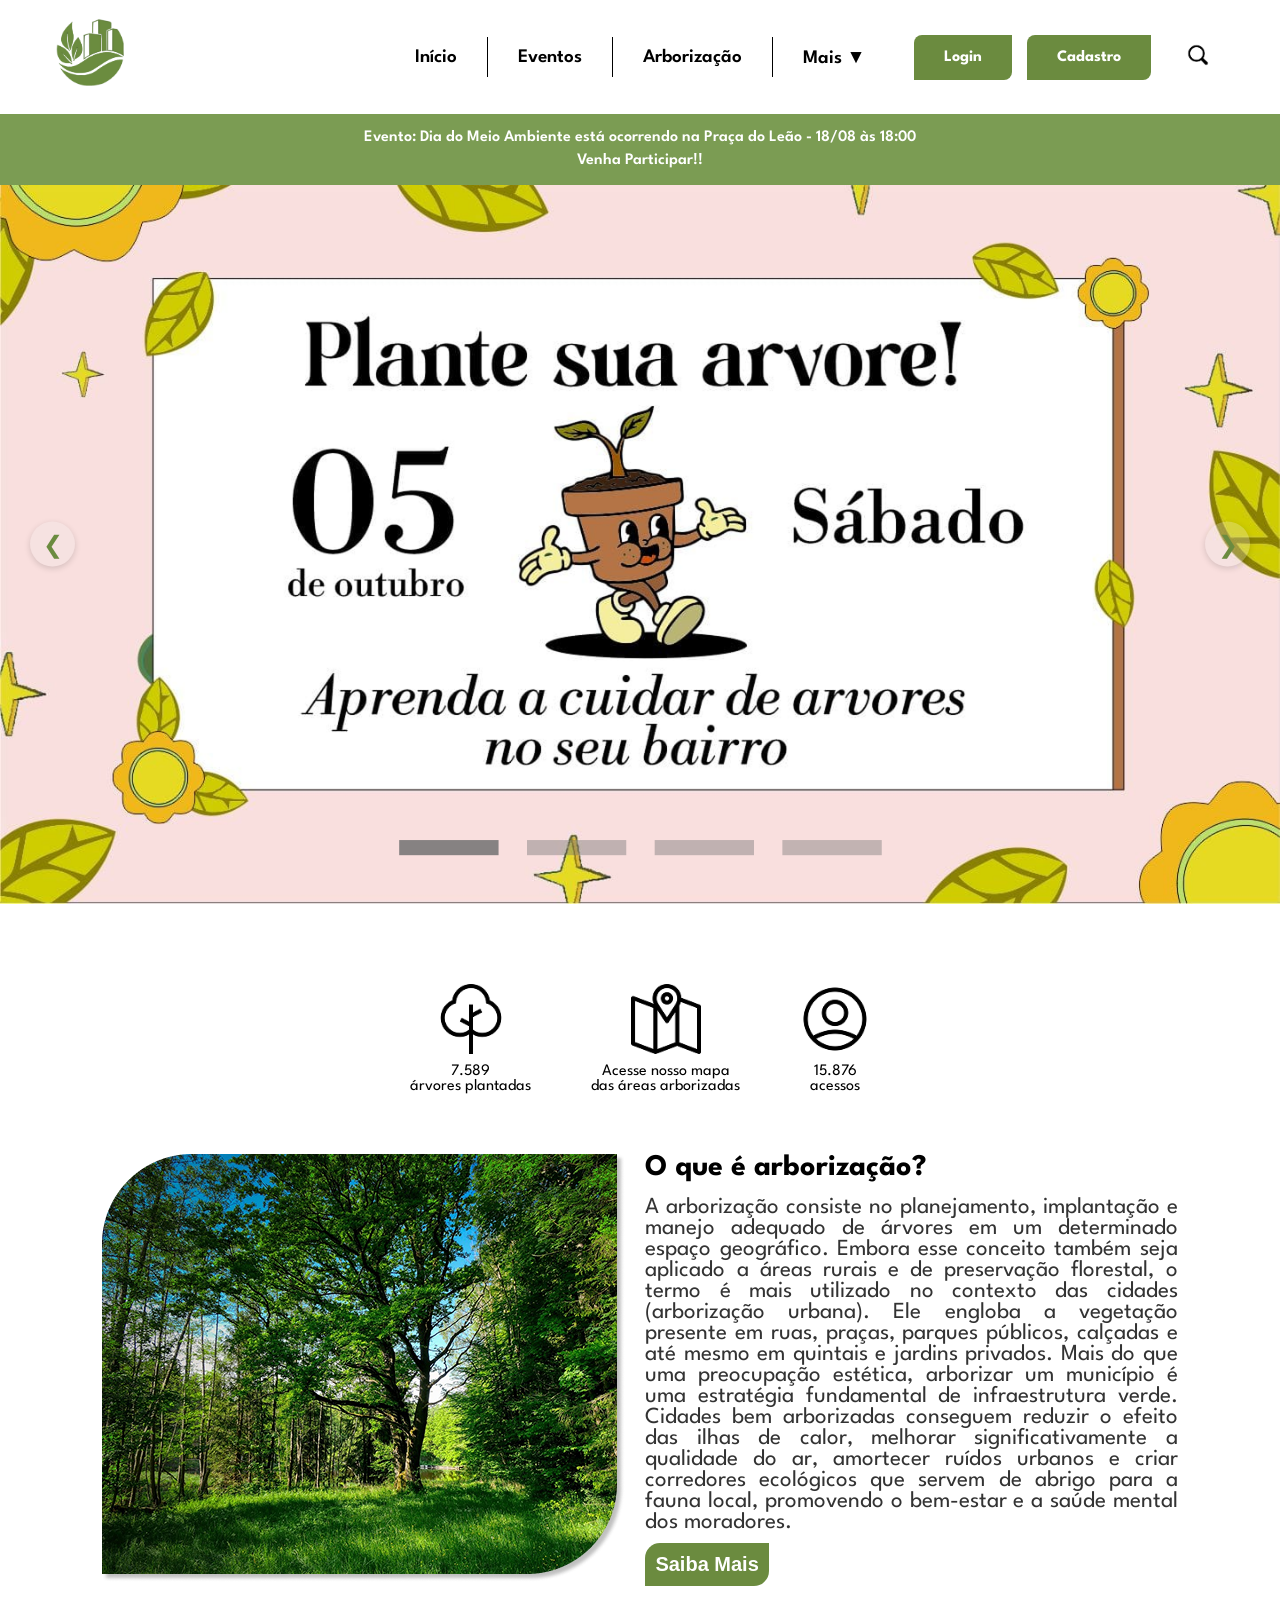
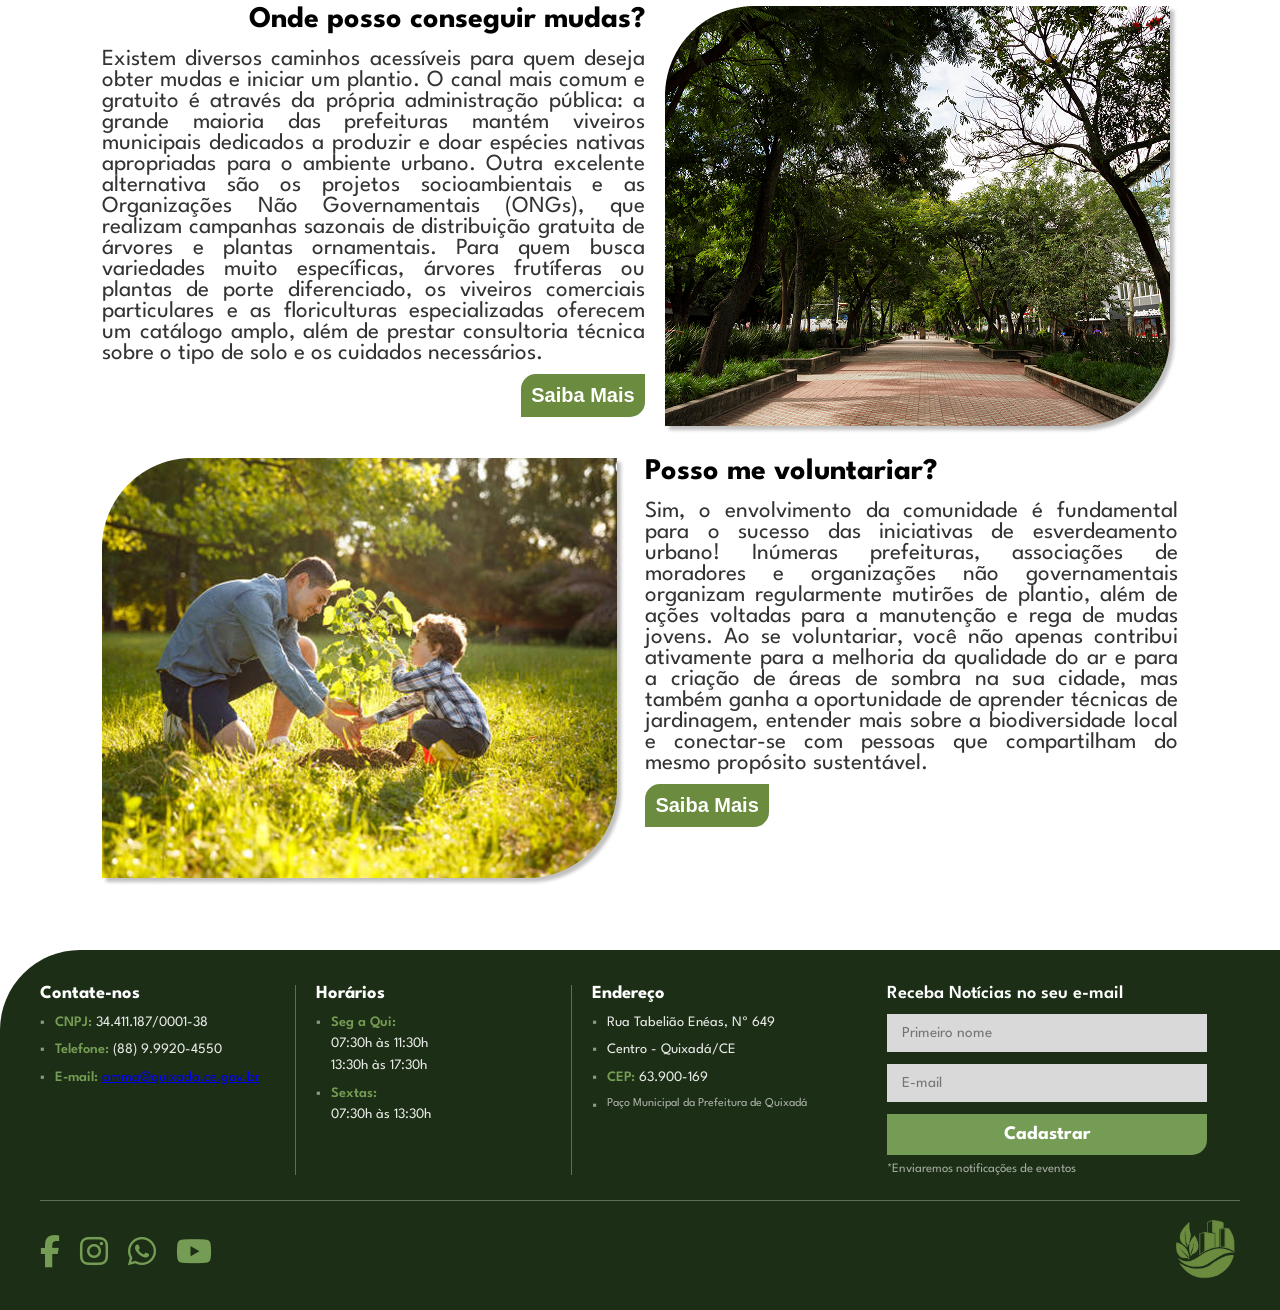
<file: index.html>
<!DOCTYPE html>
<html lang="pt-br">

<head>
    <meta charset="UTF-8">
    <meta name="viewport" content="width=device-width, initial-scale=1.0">
    <link rel="stylesheet" href="css/index.css" type="text/css">
    <link href="https://fonts.googleapis.com/css2?family=League+Spartan:wght@100..900&display=swap" rel="stylesheet">
    <link rel="stylesheet" href="https://cdnjs.cloudflare.com/ajax/libs/font-awesome/6.5.1/css/all.min.css">
    <script src="js/index.js" defer></script>
    <title>Início</title>
</head>

<body>

    <header class="header">
        <div class="logo">
            <img src="assets/imagens/logo.png" alt="Logo Arborizando">
        </div>

        <nav class="navbar">
            <a href="#">Início</a>
            <span class="divisor"></span>
            <a href="pages/eventos.html">Eventos</a>
            <span class="divisor"></span>
            <a href="#">Arborização</a>
            <span class="divisor"></span>
            <li class="mais-seletor">
                <a href="#">Mais ▼</a>
                <ul class="dropdown">
                    <li><a href="#">Licitações</a></li>
                    <li><a href="#">Outros documentos</a></li>
                    <li><a href="#">Regiões arborizadas</a></li>
                </ul>
            </li>
        </nav>

        <div class="header-acoes">
            <a href="pages/login.html" style="text-decoration: none; color: white;"><button class="botao login">Login</button></a>
            <button class="botao cadastro">Cadastro</button>
            <div class="container-pesquisa">
                <img class="pesquisa-img" src="assets/imagens/search-icon.png" alt="Ícone de pesquisa">
                <div class="barra-pesquisa">
                    <form>
                        <input name="pesquisa" type="search" placeholder="Digite sua pesquisa..." class="pesquisa">
                    </form>
                    <span></span>
                </div>
            </div>
        </div>
    </header>

    <div class="barra-notificacao">
        <p>Evento: Dia do Meio Ambiente está ocorrendo na Praça do Leão - 18/08 às 18:00</p> <br>
        <p>Venha Participar!!</p>
    </div>

    <div class="carrossel-container">
        <div class="carrossel-slide">
            <img src="assets/imagens/carrossel1.png" alt="Banner evento plante sua árvore"
                class="carrossel-imagem active">
            <img src="assets/imagens/carrossel2.png" alt="Banner evento trilha pelo cedro" class="carrossel-imagem">
            <img src="assets/imagens/carrossel3.png" alt="Banner campanha de plantação de árvores"
                class="carrossel-imagem">
            <img src="assets/imagens/carrossel4.png" alt="Banner venha ver o pôr do sol" class="carrossel-imagem">
        </div>
        <button class="carrossel-btn prev-btn">&#10094;</button>
        <button class="carrossel-btn next-btn">&#10095;</button>
    </div>


    <!--Código exclusivo página inicial-->

    <main>
        <div class="icones-informativos">
            <div class="icone-arvore">
                <img src="assets/imagens/arvore-index.png" alt="Ícone do contorno de uma árvore">
                <p>7.589</p>
                <p>árvores plantadas</p>
            </div>

            <div class="icone-mapa">
                <img src="assets/imagens/mapa-index.png" alt="Ícone do contorno de um mapa">
                <p>Acesse nosso mapa</p>
                <p>das áreas arborizadas</p>
            </div>

            <div class="icone-usuario">
                <img src="assets/imagens/user-index.png" alt="Ícone do contorno de um ser humano">
                <p>15.876</p>
                <p>acessos</p>
            </div>
        </div>

        <div class="cards-informativos">
            <div class="card">
                <div class="imagem-1">
                    <img src="assets/imagens/imagem1-index.png" alt="Imagem de um campo com muitas árvores">
                </div>
                <div class="paragrafo-1">
                    <h2>O que é arborização?</h3>
                        <p class="paragrafo-informativo">A arborização consiste no planejamento, implantação e manejo 
                            adequado de árvores em um determinado espaço geográfico. Embora esse conceito também seja 
                            aplicado a áreas rurais e de preservação florestal, o termo é mais utilizado no contexto 
                            das cidades (arborização urbana). Ele engloba a vegetação presente em ruas, praças, parques 
                            públicos, calçadas e até mesmo em quintais e jardins privados. Mais do que uma preocupação 
                            estética, arborizar um município é uma estratégia fundamental de infraestrutura verde. 
                            Cidades bem arborizadas conseguem reduzir o efeito das ilhas de calor, melhorar significativamente 
                            a qualidade do ar, amortecer ruídos urbanos e criar corredores ecológicos que servem de abrigo 
                            para a fauna local, promovendo o bem-estar e a saúde mental dos moradores.</p>
                        <button class="botao-saiba-mais">Saiba Mais</button>
                </div>
            </div>

            <div class="card">
                <div class="paragrafo-2">
                    <h2>Onde posso conseguir mudas?</h3>
                        <p class="paragrafo-informativo">Existem diversos caminhos acessíveis para quem deseja
                             obter mudas e iniciar um plantio. O canal mais comum e gratuito é através da 
                             própria administração pública: a grande maioria das prefeituras mantém viveiros 
                             municipais dedicados a produzir e doar espécies nativas apropriadas para o ambiente 
                             urbano. Outra excelente alternativa são os projetos socioambientais e as Organizações 
                             Não Governamentais (ONGs), que realizam campanhas sazonais de distribuição gratuita de 
                             árvores e plantas ornamentais. Para quem busca variedades muito específicas, árvores 
                             frutíferas ou plantas de porte diferenciado, os viveiros comerciais particulares e as 
                             floriculturas especializadas oferecem um catálogo amplo, além de prestar consultoria 
                             técnica sobre o tipo de solo e os cuidados necessários.</p>
                        <button class="botao-saiba-mais">Saiba Mais</button>
                </div>
                <div class="imagem-2">
                    <img src="assets/imagens/imagem2-index.png" alt="Imagem de um parque arborizado muito arborizado">
                </div>
            </div>

            <div class="card">
                <div class="imagem-1">
                    <img src="assets/imagens/imagem3-index.png"
                        alt="Imagem de um pai e seu filho plantando um ramo de árvore">
                </div>
                <div class="paragrafo-1">
                    <h2>Posso me voluntariar?</h3>
                        <p class="paragrafo-informativo">Sim, o envolvimento da comunidade é fundamental para 
                            o sucesso das iniciativas de esverdeamento urbano! Inúmeras prefeituras, associações 
                            de moradores e organizações não governamentais organizam regularmente mutirões de plantio, 
                            além de ações voltadas para a manutenção e rega de mudas jovens. Ao se voluntariar, 
                            você não apenas contribui ativamente para a melhoria da qualidade do ar e para a criação 
                            de áreas de sombra na sua cidade, mas também ganha a oportunidade de aprender técnicas de 
                            jardinagem, entender mais sobre a biodiversidade local e conectar-se com pessoas que compartilham 
                            do mesmo propósito sustentável.</p>
                        <button class="botao-saiba-mais">Saiba Mais</button>
                </div>
            </div>
    </main>

    <!---------------------------------------------------------------->

    <footer class="site-footer">
        <div class="footer-top">

            <div class="footer-coluna">
                <h3>Contate-nos</h3>
                <ul>
                    <li><strong>CNPJ:</strong> 34.411.187/0001-38</li>
                    <li><strong>Telefone:</strong> (88) 9.9920-4550</li>
                    <li><strong>E-mail:</strong> <a href="mailto:amma@quixada.ce.gov.br">amma@quixada.ce.gov.br</a></li>
                </ul>
            </div>

            <div class="footer-coluna">
                <h3>Horários</h3>
                <ul>
                    <li><strong>Seg a Qui:</strong><br>07:30h às 11:30h<br>13:30h às 17:30h</li>
                    <li><strong>Sextas:</strong><br>07:30h às 13:30h</li>
                </ul>
            </div>

            <div class="footer-coluna">
                <h3>Endereço</h3>
                <ul>
                    <li>Rua Tabelião Enéas, Nº 649</li>
                    <li>Centro - Quixadá/CE</li>
                    <li><strong>CEP:</strong> 63.900-169</li>
                    <li><small>Paço Municipal da Prefeitura de Quixadá</small></li>
                </ul>
            </div>

            <div class="footer-form-coluna">
                <h3>Receba Notícias no seu e-mail</h3>
                <form class="footer-form">
                    <input type="text" placeholder="Primeiro nome" required>
                    <input type="email" placeholder="E-mail" required>
                    <button type="submit" class="btn-cadastrar">Cadastrar</button>
                </form>
                <p class="form-aviso">*Enviaremos notificações de eventos</p>
            </div>
        </div>

        <hr class="footer-linha-horizontal">

        <div class="footer-bottom">
            <div class="footer-redes">

                <a href="https://www.facebook.com/prefeituradequixadace/" target="_blank" class="rede-icone">
                    <i class="fa-brands fa-facebook-f"></i>
                </a>

                <a href="https://www.instagram.com/prefeituradequixadace/" target="_blank" class="rede-icone">
                    <i class="fa-brands fa-instagram"></i>
                </a>

                <a href="https://wa.me/5588999204550" target="_blank" class="rede-icone">
                    <i class="fa-brands fa-whatsapp"></i>
                </a>

                <a href="https://www.youtube.com/@prefeituradequixada900" target="_blank" class="rede-icone">
                    <i class="fa-brands fa-youtube"></i>
                </a>

            </div>

            <div class="footer-logo">
                <img src="assets/imagens/logo.png" alt="Logo Arborizando" class="img-logo-footer">
            </div>
        </div>

    </footer>

</body>

</html>
</file>
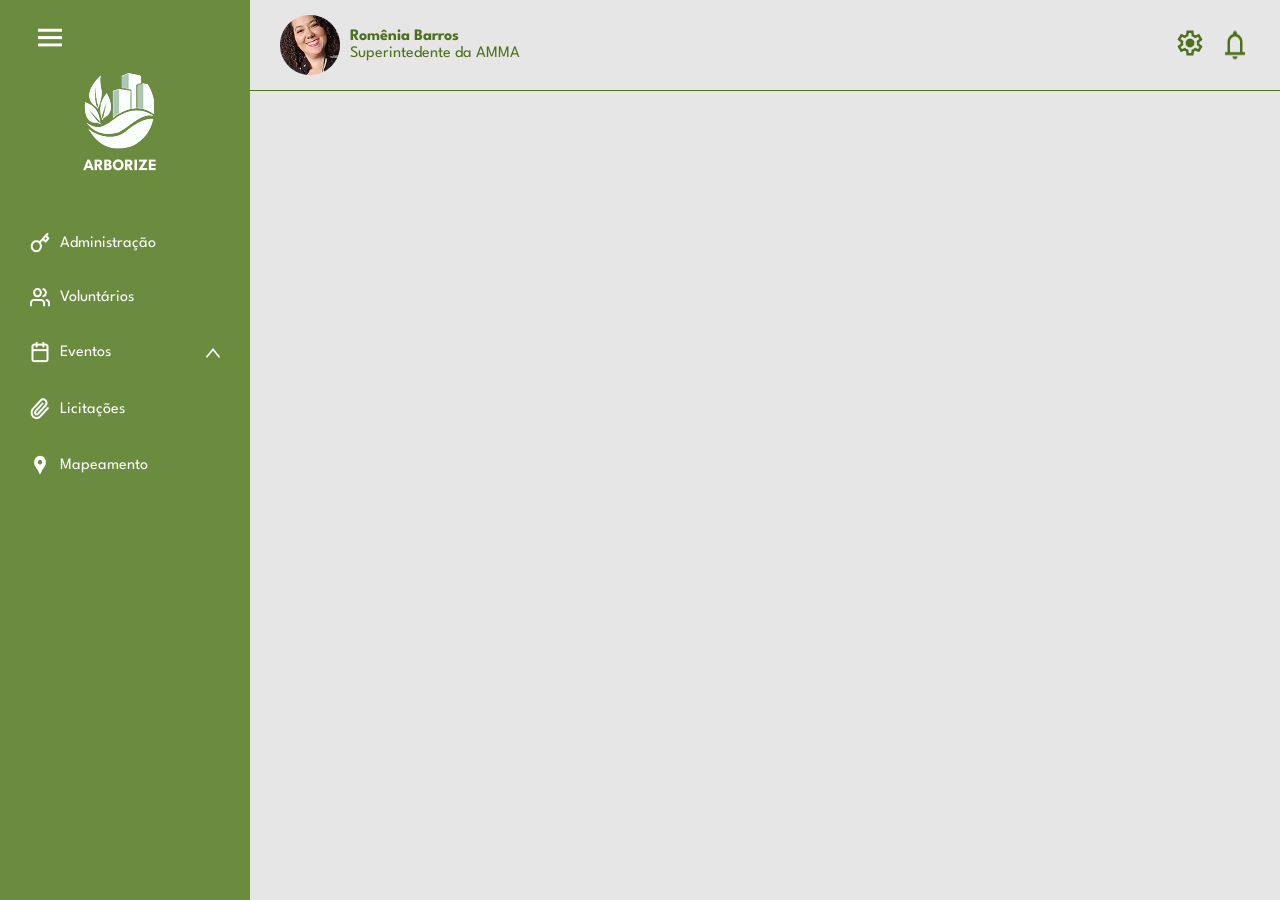
<file: templates/navbar-func.html>
<!DOCTYPE html>
<html lang="pt-br">
<head>
    <meta charset="UTF-8">
    <meta name="viewport" content="width=device-width, initial-scale=1.0">
    <link rel="stylesheet" href="../../css/navbar-func.css">
    <link rel="preconnect" href="https://fonts.googleapis.com">
    <link rel="preconnect" href="https://fonts.gstatic.com" crossorigin>
    <link href="https://fonts.googleapis.com/css2?family=League+Spartan:wght@100..900&display=swap" rel="stylesheet">
    <script src="../js/pages/navbar-func.js" type="module"></script>
    <title>Inicio</title>
</head>
<body>
    <aside class="navbar-lateral">
        <nav>
            <div class="cabecalho">
                <div class="icone-menu" id="btn-menu">
                    <img src="../../assets/icons/menu.png" alt="Menu">
                </div>
                <div class="logo">
                    <img src="../../assets/icons/logo-db.png" class="logo-completa" alt="Logo do Arborizando">
                    <img src="../../assets/icons/logo-reduzida.png" class="logo-reduzida" alt="Logo do Arborizando">
                </div>
            </div>
            <ul>
                <li>
                    <a href="#">
                        <img src="../../assets/icons/adm.png">
                        <span class="texto-link">Administração</span>
                    </a>
                </li>
                <li>
                    <a href="#">
                        <img src="../../assets/icons/voluntario.png">
                        <span class="texto-link">Voluntários</span>
                    </a>
                </li>
                <li>
                    <a id="btn-evento" style="cursor: pointer;">
                        <img src="../../assets/icons/eventos.png">
                        <span class="texto-link">Eventos</span>
                        <img src="../assets/icons/ver-mais.png" class="seta-submenu">
                    </a>
                    <ul class="submenu" id="submenu-evento">
                        <li>
                            <a href="#">
                                <span class="texto-link">Cadastrar</span>
                            </a>
                        </li>
                        <li>
                            <a href="#">
                                <span class="texto-link">Eventos cadastrados</span>
                            </a>
                        </li>
                    </ul>
                </li>
                <li>
                    <a href="#">
                        <img src="../../assets/icons/licitacao.png">
                        <span class="texto-link">Licitações</span>
                    </a>
                </li>
                <li>
                    <a href="#">
                        <img src="../../assets/icons/mapeamento.png">
                        <span class="texto-link">Mapeamento</span>
                    </a>
                </li>
            </ul>
        </nav>
    </aside>
    <div class="conteudo-principal">
        <header class="topbar">
            <div class="perfil">
                <img src="../assets/imagens/foto-romenia.png" alt="Foto de perfil" class="Foto de perfil">
                <div class="info-perfil">
                    <span class="nome">Romênia Barros</span>
                    <span class="cargo">Superintedente da AMMA</span>
                </div>
            </div>
            <div class="acoes">
                <div class="container-config" id="btn-config" style="cursor: pointer;">
                    <img src="../assets/icons/configuracao.png" alt="Configurações" class="icone-acao">

                    <div class="menu-config" id="dropdown-config">
                        <a href="#">Configurações</a>
                        <hr><a href="#">Sair</a>
                    </div>
                </div>
                <img src="../assets/icons/notificacao.png" alt="Notificações" class="icone-acao">
            </div>
        </header>
        <main>
        </main>
    </div>
</body>
</html>
</file>
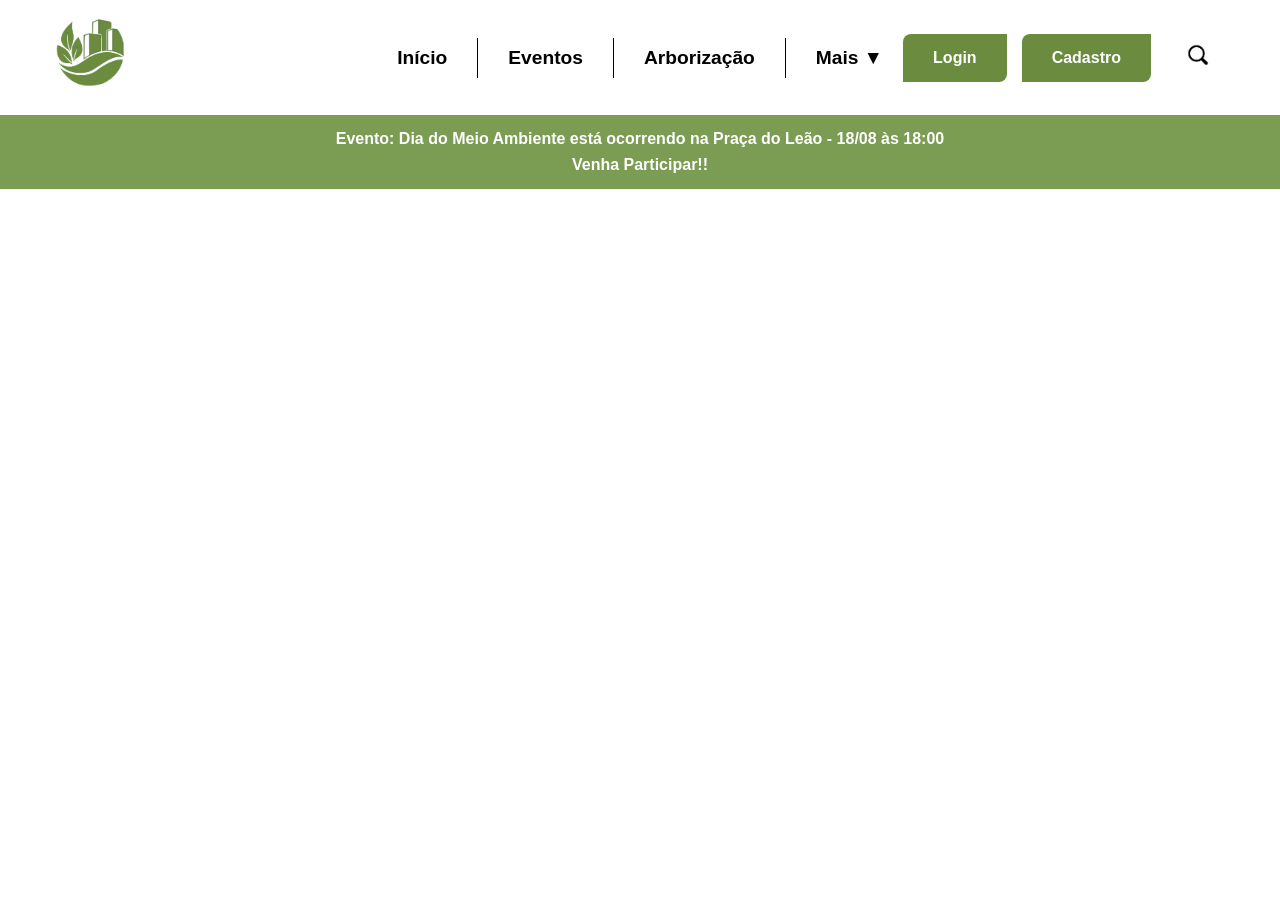
<file: templates/navbar/navbar.html>
<!DOCTYPE html>
<html lang="pt-br">

<head>
    <meta charset="UTF-8">
    <meta name="viewport" content="width=device-width, initial-scale=1.0">
    <link rel="stylesheet" href="navbar.css" type="text/css">
    <title>Início</title>
</head>

<body>

    <header class="header">
        <div class="logo">
            <img src="../../assets/imagens/logo.png">
        </div>

        <nav class="navbar">
            <a href="../../index.html">Início</a>
            <span class="divisor"></span>
            <a href="../../pages/eventos.html">Eventos</a>
            <span class="divisor"></span>
            <a href="#">Arborização</a>
            <span class="divisor"></span>
            <li class="mais-seletor">
                <a href="#">Mais ▼</a>
                <ul class="dropdown">
                    <li><a href="#">Licitações</a></li>
                    <li><a href="#">Outros documentos</a></li>
                    <li><a href="#">Regiões arborizadas</a></li>
                </ul>
            </li>
        </nav>

        <div class="header-acoes">
            <a href="../../pages/login.html" style="text-decoration: none; color: white;"><button class="botao login">Login</button></a>
            <button class="botao cadastro">Cadastro</button>
            <div class="container-pesquisa">
                <img class="pesquisa-img" src="../../assets/imagens/search-icon.png" alt="Ícone de pesquisa">
                <div class="barra-pesquisa">
                    <form>
                        <input name="pesquisa" type="search" placeholder="Digite sua pesquisa..." class="pesquisa">
                    </form>
                    <span></span>
                </div>
            </div>
        </div>
    </header>

    <div class="barra-notificacao">
        <p>Evento: Dia do Meio Ambiente está ocorrendo na Praça do Leão - 18/08 às 18:00</p> <br>
        <p>Venha Participar!!</p>
    </div>

</body>

</html>
</file>
<file: css/index.css>
* {
    margin: 0;
    padding: 0;
    box-sizing: border-box;
}

body {
    font-family: 'League Spartan', sans-serif;
    color: #333;
    background-color: #fff;
}

.header {
    display: grid;
    grid-template-columns: 1fr auto 1fr;
    align-items: center;
    padding: 15px 50px;
    background-color: #fff;
}

.logo img {
    width: 5rem;
}

.logo {
    justify-self: start;
    cursor: pointer;
}

.navbar {
    display: flex;
    align-items: center;
    gap: 30px;
    font-weight: 600;
    font-size: 1.2rem;
    justify-self: center;
}

.navbar a {
    text-decoration: none;
    color: black;
    transition: color 0.3s;
}

.navbar a:hover {
    color: #6B8B3F;
}

.divisor {
    width: 1px;
    height: 40px;
    background-color: #000000;
}

.mais-seletor {
    list-style-type: none;
    padding: 0;
    margin: 0;
}

.dropdown {
    opacity: 0;
    visibility: hidden;
    position: absolute;
    background-color: #4D701C;
    min-width: 160px;
    box-shadow: 0px 8px 16px rgba(0, 0, 0, 0.2);
    list-style: none;
    padding: 0px;
    margin-top: 10px;
    margin-right: 50px;
    z-index: 1;
    transition: opacity 0.3s ease, visibility 0.3s ease;
}

.dropdown a {
    color: #ffffff;
    padding: 12px 16px;
    text-decoration: none;
    display: block;
}

.mais-seletor:hover .dropdown {
    opacity: 1;
    visibility: visible;
}

.header-acoes {
    display: flex;
    align-items: center;
    gap: 15px;
    justify-self: end;
}

.botao {
    font-family: inherit;
    font-weight: 700;
    cursor: pointer;
    border: none;
    border-top-left-radius: 8px;
    border-bottom-right-radius: 8px;
    padding: 15px 30px;
    margin: 0;
    color: #fff;
    font-size: 1rem;
    transition: opacity 0.3s;
}

.botao:hover {
    opacity: 0.9;
}

.login,
.cadastro {
    background-color: #6B8B3F;
}

.container-pesquisa {
    position: relative;
    display: inline-block;
}

.pesquisa-img {
    width: 4rem;
    cursor: pointer;
}

.barra-pesquisa {
    opacity: 0;
    visibility: hidden;
    position: absolute;
    background-color: #4D701C;
    color: white;
    min-width: 160px;
    box-shadow: 0px 8px 16px rgba(0, 0, 0, 0.2);
    padding: 10px;
    margin-top: 5px;
    margin-left: -180%;
    z-index: 1;
    transition: opacity 0.3s ease, visibility 0.3s ease;

}

.barra-pesquisa span{
    display: inline-block;
    width: 100%;
    height: 0.5px;
    background-color: white;
}

.container-pesquisa:hover .barra-pesquisa {
    opacity: 1;
    visibility: visible;
}

.pesquisa {
    background-color: transparent;
    outline: none;
    border: none;
    color: white;
}

.pesquisa::placeholder {
    color: white;
}

input[type="search"]::-webkit-search-cancel-button {
    -webkit-appearance: none;
    appearance: none;

    height: 16px;
    width: 16px;

    background-image: url('../assets/imagens/x-symbol.png');
    color: white;
    background-size: contain;
    cursor: pointer;
}

.barra-notificacao {
    background-color: #7b9c53;
    color: #fff;
    padding: 20px 20px;
    display: flex;
    flex-direction: column;
    justify-content: center;
    align-items: center;
    position: relative;
    font-size: 1rem;
    font-weight: 600;
}

.barra-notificacao p {
    margin: 0;
    line-height: 0.5;
}



.carrossel-container {
    position: relative;
    height: auto;
    overflow: hidden;
    margin: 0;
    padding: 0;
}

.carrossel-slide {
    width: 100%;
    height: auto;
    position: relative;
}

.carrossel-imagem {
    width: 100%;
    height: auto;
    object-fit: normal;
    display: none;
    opacity: 0;
    transition: opacity 0.6s ease-in-out;
}

.carrossel-imagem.active {
    display: block;
    opacity: 1;
    position: relative;
}

.carrossel-btn {
    position: absolute;
    top: 50%;
    transform: translateY(-50%);
    background-color: rgba(235, 230, 230, 0.26);
    color: #6B8B3F;
    border: none;
    font-size: 24px;
    width: 45px;
    height: 45px;
    cursor: pointer;
    border-radius: 50%;
    display: flex;
    align-items: center;
    justify-content: center;
    z-index: 10;
    box-shadow: 0 2px 6px rgba(0, 0, 0, 0.15);
    transition: background-color 0.2s;
}

.carrossel-btn:hover {
    background-color: rgba(255, 255, 255, 0.9);
}

.prev-btn {
    left: 30px;
}

.next-btn {
    right: 30px;
}

.indicator {
    width: 60px;
    height: 6px;
    background-color: rgba(0, 0, 0, 0.3);
    border-radius: 3px;
    cursor: pointer;
    transition: background-color 0.3s;
}

/*CSS exclusivo da página inicial*/

.icones-informativos {
    display: flex;
    flex-direction: row;
    justify-content: space-around;
    margin-top: 20px;
    margin-left: 25%;
    margin-right: 25%;
    padding: 60px;
    color: #000000;
}

.icone-arvore,
.icone-mapa,
.icone-usuario {
    display: flex;
    flex-direction: column;
    align-items: center;
}

.icones-informativos img {
    width: 70px;
    margin-bottom: 10px;
    cursor: pointer;
}

.card {
    display: flex;
    flex-direction: row;
    margin-left: 8%;
    margin-right: 8%;
    margin-bottom: 20px;
}

.imagem-1 {
    margin-right: 20px;
}

.imagem-2 {
    margin-left: 20px;
}

.card h2 {
    margin-bottom: 15px;
    font-size: 30px;
    color: black;
}

.card p {
    font-size: 23px;
    text-align: justify;
}

.card button {
    cursor: pointer;
    border-top-left-radius: 15px;
    border-bottom-right-radius: 15px;
    padding: 10px;
    border: none;
    color: white;
    font-weight: bold;
    background-color: #6B8B3F;
    margin-top: 10px;
    font-size: 20px;
    transition: opacity 0.3s;
}

.card button:hover {
    opacity: 0.9;
}

.paragrafo-2 {
    display: flex;
    flex-direction: column;
    align-items: end;
}




/*--------------------------------*/

.site-footer {
    background-color: #1c2e15;
    color: #ffffff;
    padding: 35px 40px 20px 40px;
    font-family: 'League Spartan', sans-serif;
    border-top-left-radius: 80px;
    margin-top: 60px;
}

.footer-top {
    max-width: 1200px;
    margin: 0 auto;
    display: flex;
    justify-content: space-between;
    gap: 20px;
}

.footer-coluna {
    flex: 1;
    padding-right: 20px;
    border-right: 1px solid rgba(255, 255, 255, 0.3);
}

.footer-coluna h3 {
    font-size: 1.15rem;
    font-weight: 700;
    margin-bottom: 10px;
    color: #ffffff;
}

.footer-coluna ul {
    list-style: none;
    padding: 0;
    margin: 0;
}

.footer-coluna li {
    margin-bottom: 6px;
    position: relative;
    padding-left: 15px;
}

.footer-coluna li::before {
    content: "▪";
    color: rgba(255, 255, 255, 0.5);
    position: absolute;
    left: 0;
    top: 2px;
    font-size: 0.8rem;
}

.footer-form-coluna {
    flex: 1.5;
    padding-left: 20px;
}

.footer-form-coluna h3 {
    font-size: 1.15rem;
    font-weight: 600;
    margin-bottom: 12px;
}

.footer-form {
    display: flex;
    flex-direction: column;
    gap: 12px;
    max-width: 320px;
}

.footer-form input {
    background-color: #d9d9d9;
    border: none;
    padding: 12px 15px;
    font-family: 'League Spartan', sans-serif;
    font-size: 0.95rem;
    color: #333;
}

.btn-cadastrar {
    background-color: #749c54;
    color: white;
    border: none;
    padding: 12px;
    font-family: 'League Spartan', sans-serif;
    font-size: 1.2rem;
    font-weight: bold;
    cursor: pointer;
    border-bottom-right-radius: 15px;
    transition: background 0.2s;
    text-align: center;
}

.btn-cadastrar:hover {
    background-color: #5f8243;
}

.form-aviso {
    font-size: 0.8rem;
    opacity: 0.6;
    margin-top: 8px;
}

.footer-linha-horizontal {
    border: none;
    height: 1px;
    background-color: rgba(255, 255, 255, 0.3);
    margin: 25px auto 15px auto;
    max-width: 1200px;
}

.footer-bottom {
    max-width: 1200px;
    margin: 0 auto;
    display: flex;
    justify-content: space-between;
    align-items: center;
}

.footer-redes {
    display: flex;
    gap: 20px;
    align-items: center;
}

.rede-icone {
    color: #749c54;
    text-decoration: none;
    font-size: 2rem;
    font-weight: bold;
    transition: transform 0.2s, color 0.2s;
}

.rede-icone:hover {
    transform: scale(1.1);
    color: #ffffff;
}

.img-logo-footer {
    height: 70px;
    object-fit: contain;
}

.footer-top .footer-coluna:nth-child(3) {
    border-right: none;
}

.footer-coluna ul li {
    font-size: 0.9rem;
    line-height: 1.5;
    color: rgba(255, 255, 255, 0.9);
}

.footer-coluna ul li strong {
    color: #749c54;
    font-weight: 600;
}

.footer-coluna ul li small {
    display: block;
    margin-top: 4px;
    opacity: 0.7;
}
</file>
<file: css/navbar-func.css>
*{
    margin: 0;
    padding: 0;
    box-sizing: border-box;
    font-family: 'League Spartan', sans-serif;
}

body{
    display: flex;
    align-items: flex-start;
    min-height: 100vh;
    background-color: #e6e6e6; 
}

.navbar-lateral{
    background-color: #6B8B3F;
    min-height: 100vh;
    width: 250px;

    position: sticky;
    top: min(0px, calc(100vh - 100%));
    flex-shrink: 0;

    overflow-x: hidden;
    transition: width 0.5s ease-in-out;
}

.navbar-lateral.recolhida{
    width: 90px;
}

.cabecalho{
    position: relative;
    height: 200px;
    width: 100%;
    margin-bottom: 20px;
}

.icone-menu{
    position: absolute;
    top: 20px;
    left: 35px;
    transform: translateX(-50%);
    cursor: pointer;
    z-index: 10;
    transition: all 0.5s ease-in-out;
}

.logo{
    position: absolute;
    top: 50px;
    left: 105px;
    transform: translateX(-50%);
    display: grid;
    place-items: center;
    transition: all 0.5s ease-in-out;
}

.logo img{
    grid-area: 1 / 1;
    transition: opacity 0.5s ease-in-out;
}

.logo-completa{
    opacity: 1;
    pointer-events: auto;
}

.logo-reduzida{
    opacity: 0;
    pointer-events: none;
}

.navbar-lateral.recolhida .icone-menu{
    top: 150px;
    left: 25px;
}

.navbar-lateral.recolhida .logo{
    top: 20px;
    left: 29px;
}

.navbar-lateral.recolhida .logo-completa{
    opacity: 0;
    pointer-events: none;
}

.navbar-lateral.recolhida .logo-reduzida{
    opacity: 1;
    pointer-events: auto;
}

nav{
    display: flex;
    flex-direction: column;
    padding: 0 15px
}

nav ul{
    list-style: none;
    display: flex;
    flex-direction: column;
    gap: 10px;
}

nav ul ul {
    padding-left: 45px;
    transition: opacity 0.3s ease-in-out;
}

.navbar-lateral.recolhida ul ul{
    opacity: 0;
    pointer-events: none;
    position: absolute;
}

nav a{
    color: #FFFFFF;
    text-decoration: none;
    display: flex;
    align-items: center;
    gap: 10px;
    padding: 12px 15px;
    border-radius: 8px;
    transition: all 0.3s ease-in-out;
}

nav a:hover{
    background-color: #4D701C;
    border-radius: 0px 20px 0px 20px;
}

nav a img{
    flex-shrink: 0;
    object-fit: contain;
}

.texto-link {
    white-space: nowrap;
    opacity: 1;
    transition: opacity 0.2s ease;
}

.navbar-lateral.recolhida .texto-link {
    opacity: 0; 
    pointer-events: none;
}

.submenu{
    max-height: 0;
    overflow: hidden;
    padding-left: 45px;
    transition: max-height 0.4s ease-in-out, margin 0.4s ease-in-out;
}

.submenu.aberto{
    max-height: 200px;
    margin-top: 5px;
}

.navbar-lateral.recolhida .submenu{
    max-height: 0;
    margin-top: 0;
}

.seta-submenu{
    margin-left: auto;
    transition: transform 0.4s ease-in-out, opacity 0.3s ease-in-out;
}

#btn-evento.ativo .seta-submenu{
    transform: rotate(180deg);
}

.navbar-lateral.recolhida .seta-submenu{
    opacity: 0;
    pointer-events: none;
}

.conteudo-principal {
    flex-grow: 1;
    display: flex;
    flex-direction: column;
    min-height: 100vh;
    min-width: 0;
}

.topbar{
    display: flex;
    justify-content: space-between;
    align-items: center;
    padding: 15px 30px;
    border-bottom: 1px solid #4D701C;
}

.perfil{
    display: flex;
}

.info-perfil{
    color: #4D701C;
    display: flex;
    flex-direction: column;
    justify-content: center;
    gap: 2px;
    padding-left:10px;
}

.nome{
    font-weight: bold;
}

.acoes{
    display: flex;
    gap: 15px;
}

.container-config{
    position: relative;
    display: inline-block;
}

.container-config .icone-acao{
    transition: transform 0.5s ease-in-out, opacity 0.5s ease-in-out;
}

#btn-config.ativo .icone-acao{
    transform: rotate(90deg);
}

.menu-config{
    position: absolute;
    top: 45;
    right: -25px;
    background-color: #4D701C;
    border-radius: 8px;
    width: 140px;

    display: flex;
    flex-direction: column;
    box-shadow: 0px 8px 16px rgba(0,0,0,0.2);
    z-index: 100;

    opacity: 0;
    visibility: hidden;
    transform: translateY(-10px);
    transition: all 0.3s ease;
}

.menu-config::before{
    content: "";
    position: absolute;
    top: -8px;
    right: 32px;
    
    border-left: 8px solid transparent;
    border-right: 8px solid transparent;
    border-bottom: 8px solid #4D701C;
}

.menu-config a{
    color: #FFFFFF;
    text-decoration: none;
    padding: 12px 0;
    text-align: center;
    font-size: 14px;
    transition: background-color 0.2s ease;
}

.menu-config a:hover{
    background-color: #6B8B3F;
}

.menu-config a:first-child:hover{ 
    border-radius: 8px 8px 0 0; 
}
.menu-config a:last-child:hover{ 
    border-radius: 0 0 8px 8px; 
}

.menu-config hr {
    border: none;
    border-top: 1px solid #84A35B;
    margin: 0;
}

.menu-config.aberto{
    opacity: 1;
    visibility: visible;
    transform: translateY(0);
}
</file>
<file: templates/navbar/navbar.css>
* {
    margin: 0;
    padding: 0;
    box-sizing: border-box;
}

body {
    font-family: 'League Spartan', sans-serif;
    color: #333;
    background-color: #fff;
    font-size: 1.2rem;
    font-weight: 600;
}

.header {
    display: grid;
    grid-template-columns: 1fr auto 1fr;
    align-items: center;
    padding: 15px 50px;
    background-color: #fff;
}

.logo img {
    width: 5rem;
}

.logo{
    justify-self: start;
    cursor: pointer;
}

.navbar {
    display: flex;
    align-items: center;
    gap: 30px;
    justify-self: center;
}

.navbar a {
    text-decoration: none;
    color: black;
    transition: color 0.3s;

}

.navbar a:hover {
    color: #6B8B3F;
}

.divisor {
    width: 1px;
    height: 40px;
    background-color: #000000;
}

.mais-seletor {
    list-style-type: none;
    padding: 0;
    margin: 0;
}

.dropdown{
    opacity: 0;
    visibility: hidden;
    position: absolute;
    background-color: #4D701C;
    min-width: 160px;
    box-shadow: 0px 8px 16px rgba(0, 0, 0, 0.2);
    list-style: none;
    padding: 0px;
    margin-top: 10px;
    margin-right: 50px;
    z-index: 1;
    transition: opacity 0.3s ease, visibility 0.3s ease;
}

.dropdown a {
    color: #ffffff;
    padding: 12px 16px;
    text-decoration: none;
    display: block;
}

.mais-seletor:hover .dropdown {
    opacity: 1;
    visibility: visible;
}

.header-acoes{
    display: flex;
    align-items: center;
    gap: 15px;
    justify-self: end;
}

.botao{
    font-family: inherit;
    font-size: 1rem;
    font-weight: 700;
    cursor: pointer;
    border: none;
    border-top-left-radius: 8px;
    border-bottom-right-radius: 8px;
    padding: 15px 30px;
    margin: 0;
    color: #fff;
    transition: opacity 0.3s;
}

.botao:hover {
    opacity: 0.9;
}

.login, .cadastro{
    background-color: #6B8B3F;
}

.container-pesquisa {
    position: relative;
    display: inline-block;
}

.pesquisa-img {
    width: 4rem;
    cursor: pointer;
}

.barra-pesquisa {
    opacity: 0;
    visibility: hidden;
    position: absolute;
    background-color: #4D701C;
    color: white;
    min-width: 160px;
    box-shadow: 0px 8px 16px rgba(0, 0, 0, 0.2);
    padding: 10px;
    margin-top: 5px;
    margin-left: -180%;
    z-index: 1;
    transition: opacity 0.3s ease, visibility 0.3s ease;

}

.barra-pesquisa span{
    display: inline-block;
    width: 100%;
    height: 0.5px;
    background-color: white;
}

.container-pesquisa:hover .barra-pesquisa {
    opacity: 1;
    visibility: visible;
}

.pesquisa {
    background-color: transparent;
    outline: none;
    border: none;
    color: white;
}

.pesquisa::placeholder {
    color: white;
}

input[type="search"]::-webkit-search-cancel-button {
    -webkit-appearance: none;
    appearance: none;

    height: 16px;
    width: 16px;

    background-image: url('../../assets/imagens/x-symbol.png');
    color: white;
    background-size: contain;
    cursor: pointer;
}

.barra-notificacao{
    background-color: #7b9c53;
    color: #fff;
    padding: 20px 20px;
    display: flex;
    flex-direction: column;
    justify-content: center;
    align-items: center;
    position: relative;
    font-size: 1rem;
    font-weight: 600;
}

.barra-notificacao p{
    margin: 0;
    line-height: 0.5;
}
</file>
